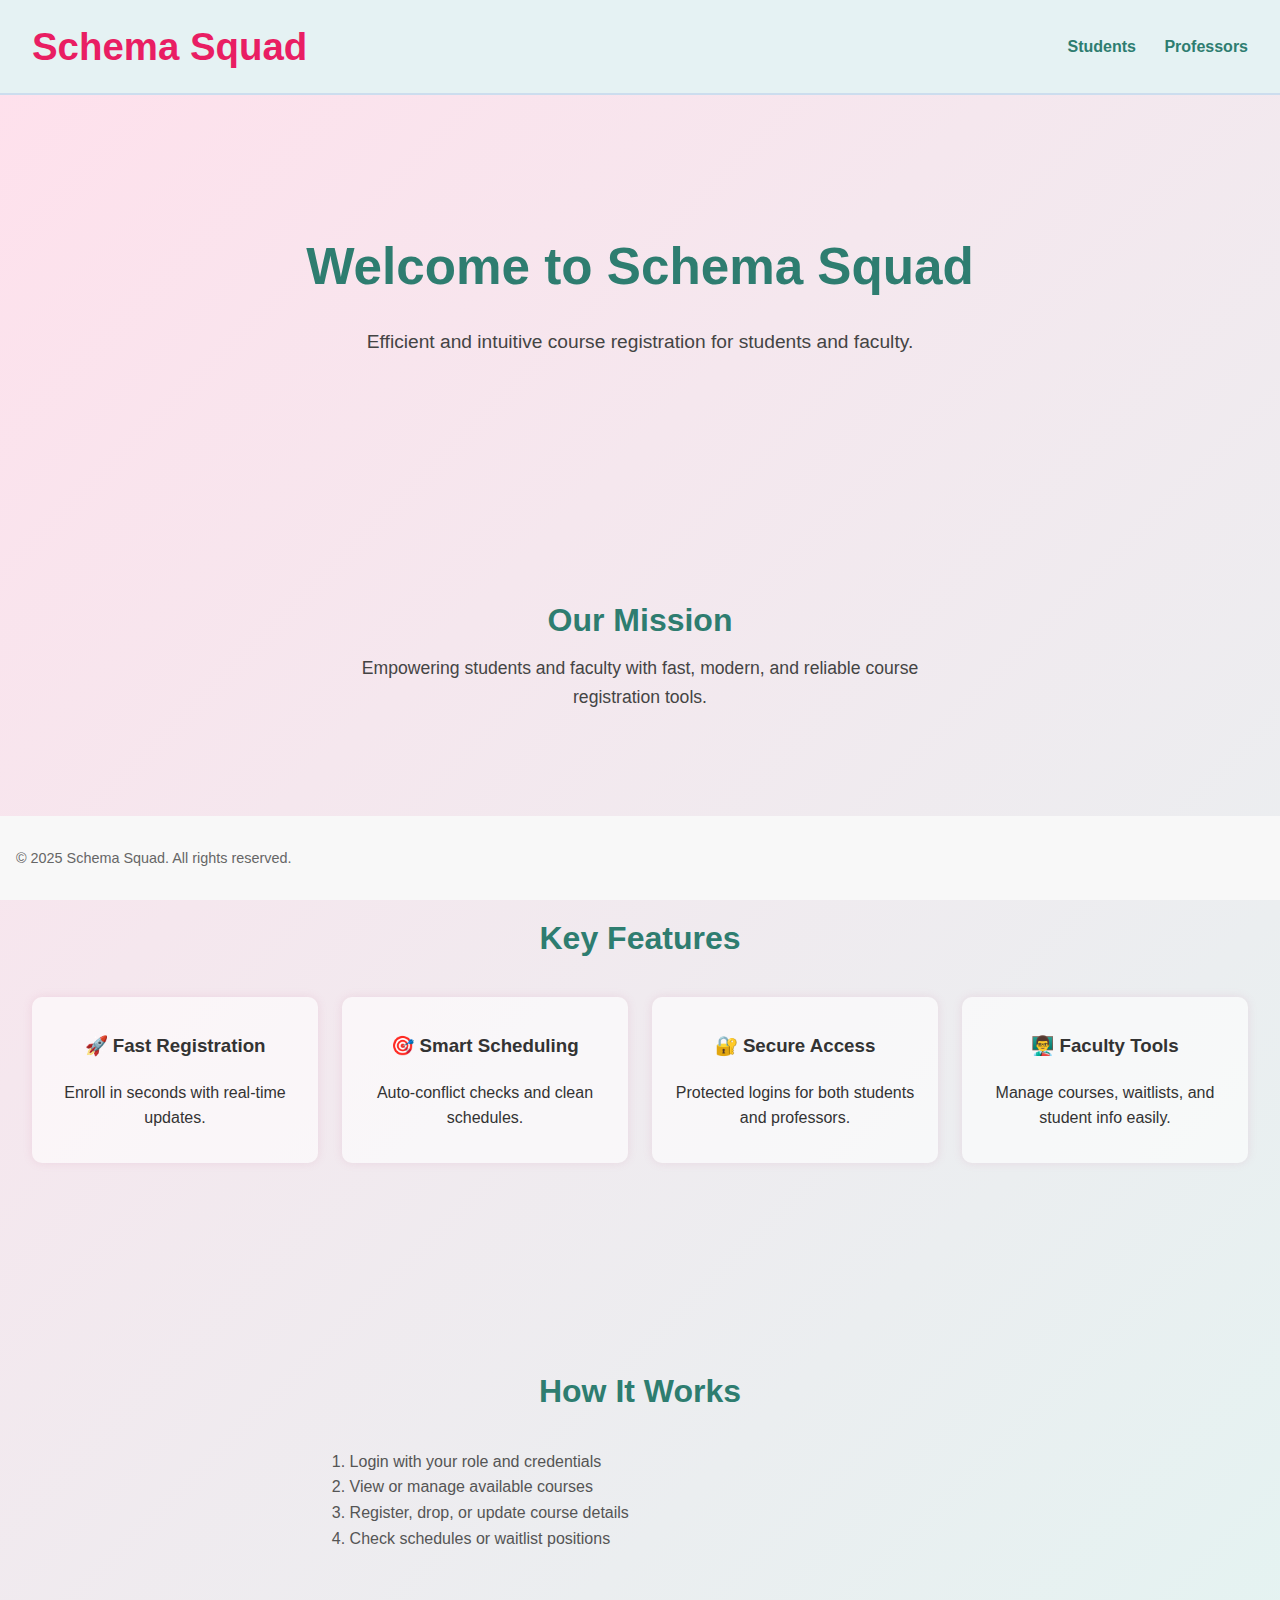
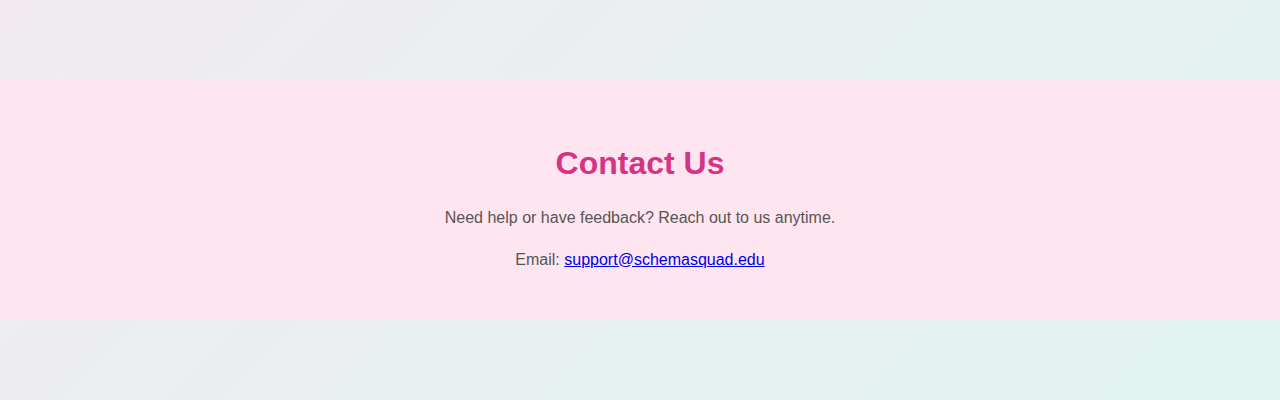
<file: index.html>
<!DOCTYPE html>
<html lang="en">
<head>
  <meta charset="UTF-8" />
  <title>Schema Squad</title>
  <link rel="stylesheet" href="style.css" />
</head>
<body>
  <header class="header">
    <div class="logo">Schema Squad</div>
    <nav class="nav">
      <a href="#" onclick="preselectRole('Student')">Students</a>
      <a href="#" onclick="preselectRole('Professor')">Professors</a>
    </nav>
  </header>

  <main class="main animated">
    <h1>Welcome to Schema Squad</h1>
    <p>Efficient and intuitive course registration for students and faculty.</p>
  </main>

  <!-- Login Modal -->
  <div class="modal" id="loginModal" style="display:none;">
    <div class="modal-content">
      <span class="close" onclick="closeLogin()">&times;</span>
      <h2>Login</h2>
      <input type="text" placeholder="Username or Email" id="loginEmail" />
      <input type="password" placeholder="Password" id="loginPass" />
      <div class="role-select">
        <label><input type="radio" name="role" value="Student" /> Student</label>
        <label><input type="radio" name="role" value="Professor" /> Professor</label>
      </div>
      <button onclick="submitLogin()">Login</button>
    </div>
  </div>

  
  <section class="mission">
    <h2>Our Mission</h2>
    <p>Empowering students and faculty with fast, modern, and reliable course registration tools.</p>
  </section>

  <section class="features">
    <h2>Key Features</h2>
    <div class="features-grid">
      <div class="feature-card">
        <h3>🚀 Fast Registration</h3>
        <p>Enroll in seconds with real-time updates.</p>
      </div>
      <div class="feature-card">
        <h3>🎯 Smart Scheduling</h3>
        <p>Auto-conflict checks and clean schedules.</p>
      </div>
      <div class="feature-card">
        <h3>🔐 Secure Access</h3>
        <p>Protected logins for both students and professors.</p>
      </div>
      <div class="feature-card">
        <h3>👨‍🏫 Faculty Tools</h3>
        <p>Manage courses, waitlists, and student info easily.</p>
      </div>
    </div>
  </section>

  <section class="how-it-works">
    <h2>How It Works</h2>
    <ol>
      <li>Login with your role and credentials</li>
      <li>View or manage available courses</li>
      <li>Register, drop, or update course details</li>
      <li>Check schedules or waitlist positions</li>
    </ol>
  </section>

  
  <section class="contact">
    <h2>Contact Us</h2>
    <p>Need help or have feedback? Reach out to us anytime.</p>
    <p>Email: <a href="mailto:support@schemasquad.edu">support@schemasquad.edu</a></p>
  </section>

  <footer class="footer">
    <p>&copy; 2025 Schema Squad. All rights reserved.</p>
  </footer>

    <script>
      function preselectRole(role) {
        document.getElementById("loginModal").style.display = "block";
        document.querySelectorAll('input[name="role"]').forEach(r => {
          r.checked = r.value === role;
        });
      }
      function closeLogin() {
        document.getElementById("loginModal").style.display = "none";
      }
    </script>
    
<script>
function closeLogin() {
  document.getElementById("loginModal").style.display = "none";
}
function submitLogin() {
  const email = document.getElementById("loginEmail").value;
  const pass = document.getElementById("loginPass").value;
  const role = document.querySelector('input[name="role"]:checked')?.value;

  if (email === "123" && pass === "123") {
    if (role === "Student") {
      window.location.href = "student.html";
    } else if (role === "Professor") {
      window.location.href = "professor.html";
    } else {
      alert("Please select a role.");
    }
  } else {
    alert("Invalid credentials. Use 123 for both username and password.");
  }
}
</script>
</body>
</html>
</file>
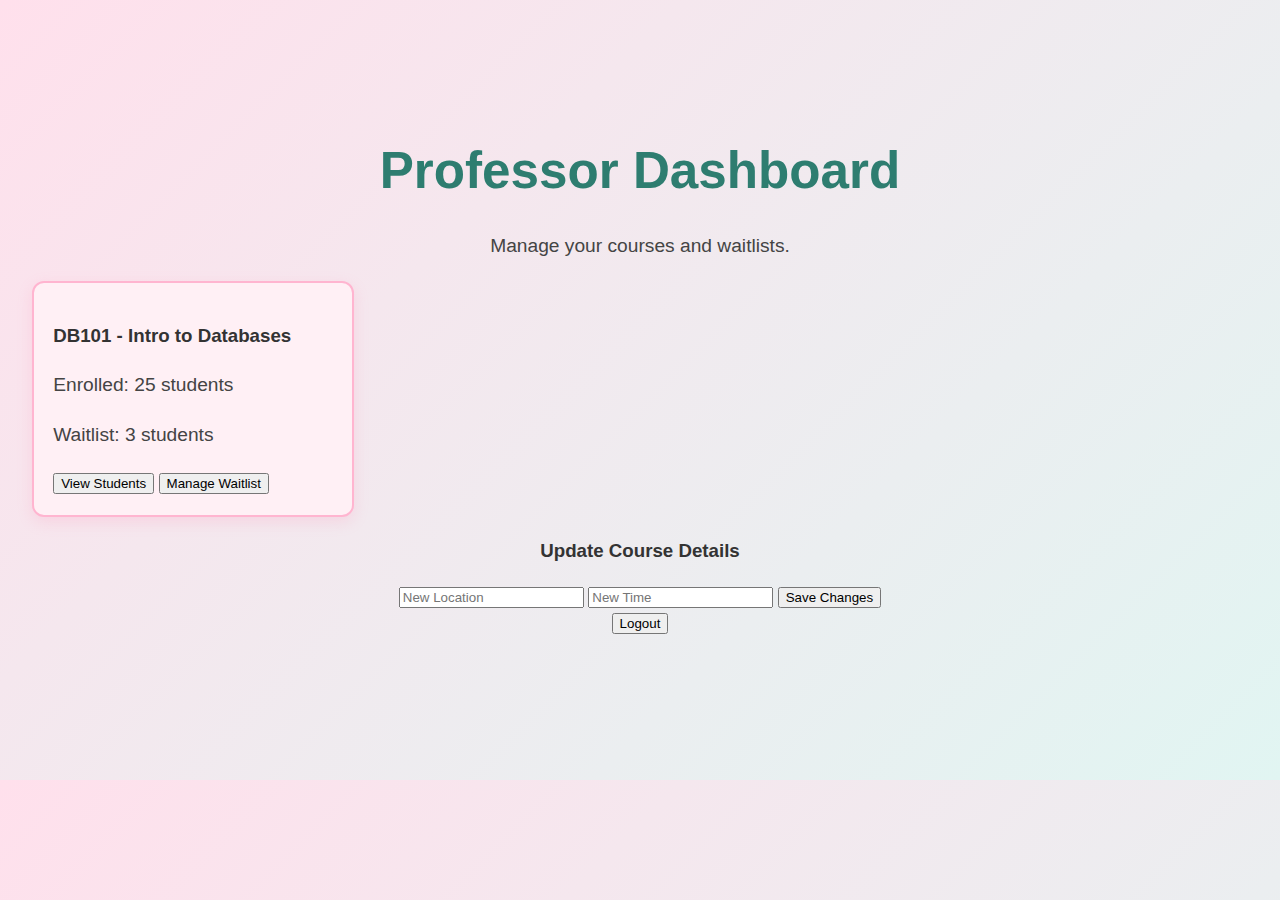
<file: professor.html>
<!DOCTYPE html>
<html lang="en">
<head>
  <meta charset="UTF-8" />
  <meta name="viewport" content="width=device-width, initial-scale=1.0" />
  <title>Professor Dashboard | SchemaSquad</title>
  <link rel="stylesheet" href="style.css" />
</head>
<body onload="requireRole('Professor')">
  <main class="main">
    <h1>Professor Dashboard</h1>
    <p>Manage your courses and waitlists.</p>
    <div class="course-card">
      <h3>DB101 - Intro to Databases</h3>
      <p>Enrolled: 25 students</p>
      <p>Waitlist: 3 students</p>
      <button>View Students</button>
      <button>Manage Waitlist</button>
    </div>
    <div class="course-edit-form">
      <h3>Update Course Details</h3>
      <input type="text" placeholder="New Location" />
      <input type="text" placeholder="New Time" />
      <button>Save Changes</button>
    </div>
    <button onclick="logout()">Logout</button>
  </main>
  <script src="script.js"></script>
</body>
</html>
</file>
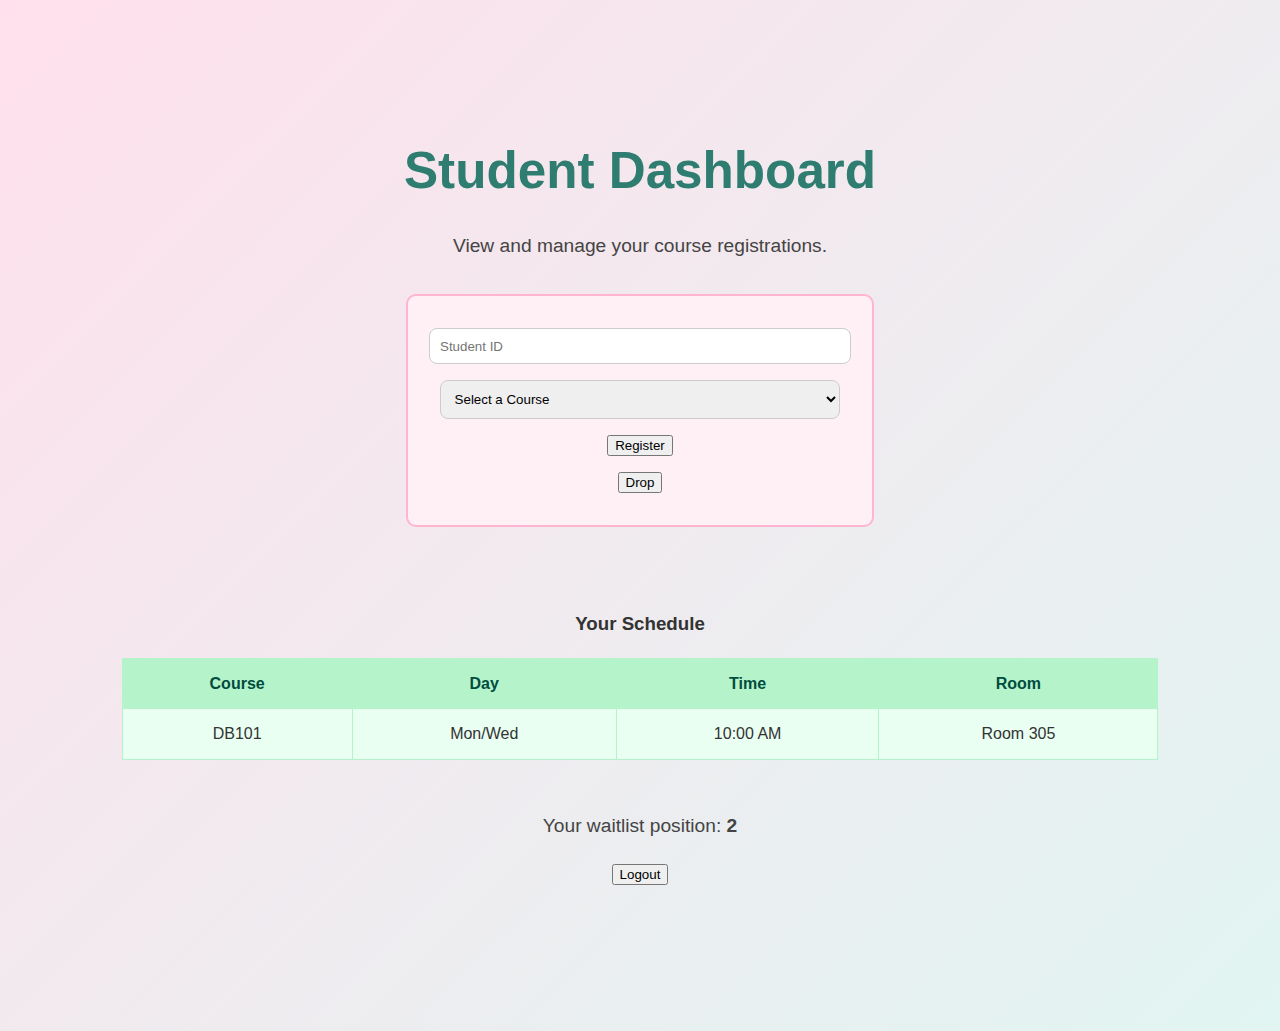
<file: student.html>
<!DOCTYPE html>
<html lang="en">
<head>
  <meta charset="UTF-8" />
  <meta name="viewport" content="width=device-width, initial-scale=1.0" />
  <title>Student Dashboard | SchemaSquad</title>
  <link rel="stylesheet" href="style.css" />
</head>
<body onload="requireRole('Student')">
  <main class="main">
    <h1>Student Dashboard</h1>
    <p>View and manage your course registrations.</p>
    <div class="enroll-form">
      <input type="text" placeholder="Student ID" />
      <select>
        <option>Select a Course</option>
        <option>DB101</option>
        <option>CS201</option>
      </select>
      <button>Register</button>
      <button>Drop</button>
    </div>
    <div class="schedule-table">
      <h3>Your Schedule</h3>
      <table>
        <thead>
          <tr>
            <th>Course</th>
            <th>Day</th>
            <th>Time</th>
            <th>Room</th>
          </tr>
        </thead>
        <tbody>
          <tr>
            <td>DB101</td>
            <td>Mon/Wed</td>
            <td>10:00 AM</td>
            <td>Room 305</td>
          </tr>
        </tbody>
      </table>
    </div>
    <p>Your waitlist position: <strong>2</strong></p>
    <button onclick="logout()">Logout</button>
  </main>
  <script src="script.js"></script>
</body>
</html>
</file>
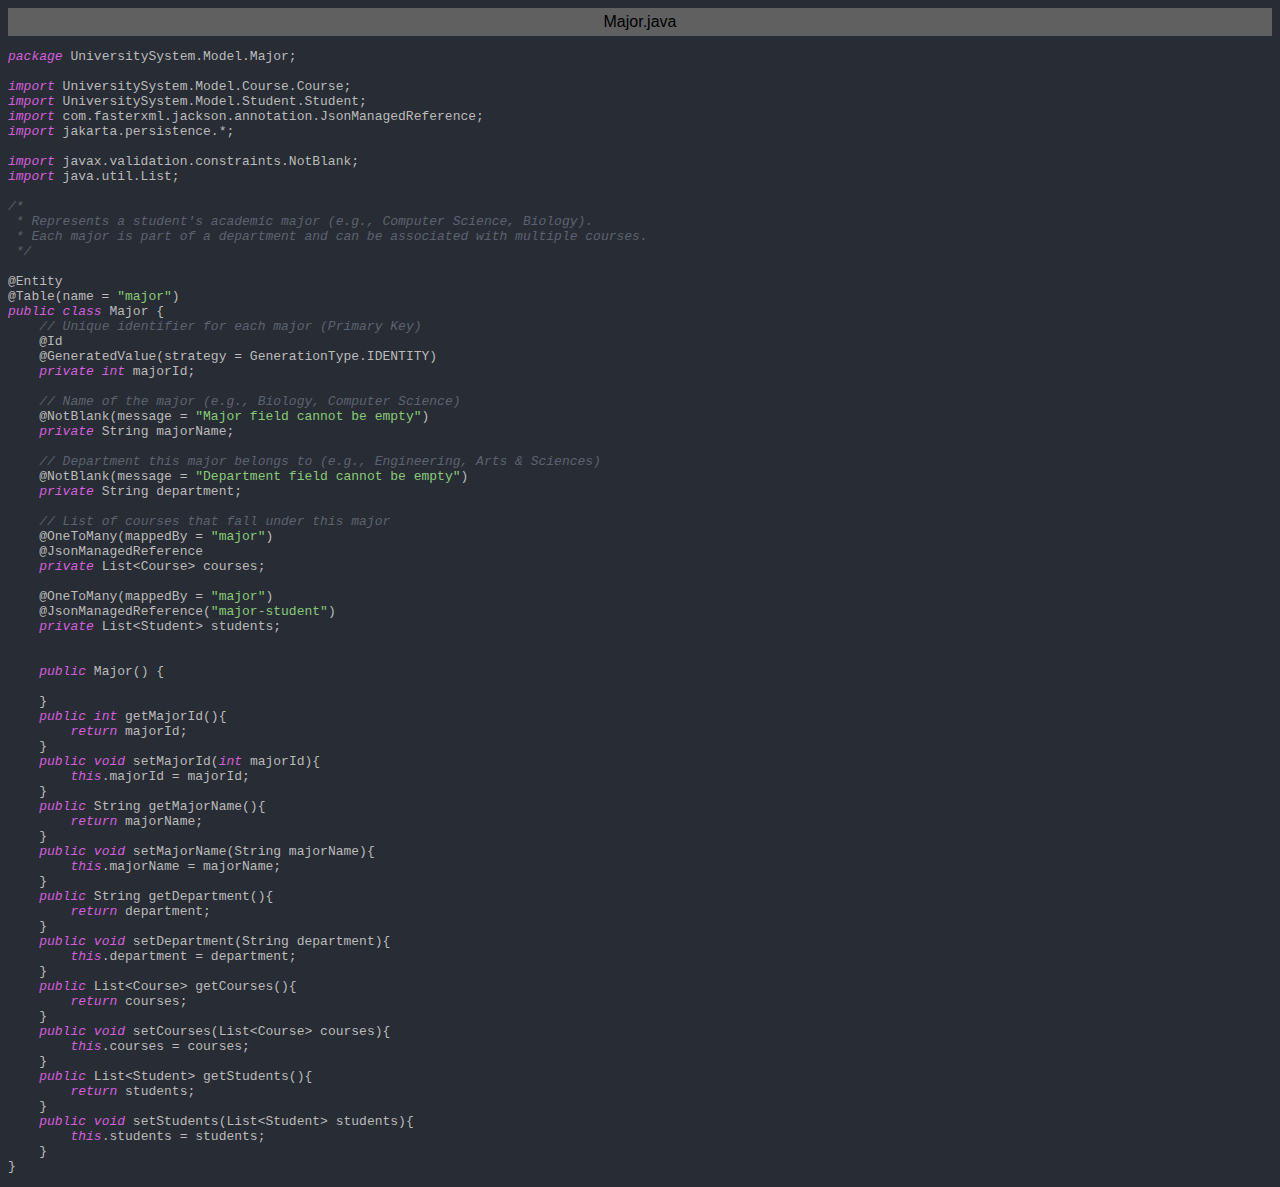
<file: exportToHTML/UniversitySystem/Model/Major/Major.java.html>
<html>
<head>
<title>Major.java</title>
<meta http-equiv="Content-Type" content="text/html; charset=utf-8">
<style type="text/css">
.s0 { color: #d55fde; font-style: italic;}
.s1 { color: #bbbbbb;}
.s2 { color: #5c6370; font-style: italic;}
.s3 { color: #89ca78;}
</style>
</head>
<body bgcolor="#282c34">
<table CELLSPACING=0 CELLPADDING=5 COLS=1 WIDTH="100%" BGCOLOR="#606060" >
<tr><td><center>
<font face="Arial, Helvetica" color="#000000">
Major.java</font>
</center></td></tr></table>
<pre><span class="s0">package </span><span class="s1">UniversitySystem.Model.Major;</span>

<span class="s0">import </span><span class="s1">UniversitySystem.Model.Course.Course;</span>
<span class="s0">import </span><span class="s1">UniversitySystem.Model.Student.Student;</span>
<span class="s0">import </span><span class="s1">com.fasterxml.jackson.annotation.JsonManagedReference;</span>
<span class="s0">import </span><span class="s1">jakarta.persistence.*;</span>

<span class="s0">import </span><span class="s1">javax.validation.constraints.NotBlank;</span>
<span class="s0">import </span><span class="s1">java.util.List;</span>

<span class="s2">/* 
 * Represents a student's academic major (e.g., Computer Science, Biology). 
 * Each major is part of a department and can be associated with multiple courses. 
 */</span>

<span class="s1">@Entity</span>
<span class="s1">@Table(name = </span><span class="s3">&quot;major&quot;</span><span class="s1">)</span>
<span class="s0">public class </span><span class="s1">Major {</span>
    <span class="s2">// Unique identifier for each major (Primary Key)</span>
    <span class="s1">@Id</span>
    <span class="s1">@GeneratedValue(strategy = GenerationType.IDENTITY)</span>
    <span class="s0">private int </span><span class="s1">majorId;</span>

    <span class="s2">// Name of the major (e.g., Biology, Computer Science)</span>
    <span class="s1">@NotBlank(message = </span><span class="s3">&quot;Major field cannot be empty&quot;</span><span class="s1">)</span>
    <span class="s0">private </span><span class="s1">String majorName;</span>

    <span class="s2">// Department this major belongs to (e.g., Engineering, Arts &amp; Sciences)</span>
    <span class="s1">@NotBlank(message = </span><span class="s3">&quot;Department field cannot be empty&quot;</span><span class="s1">)</span>
    <span class="s0">private </span><span class="s1">String department;</span>

    <span class="s2">// List of courses that fall under this major</span>
    <span class="s1">@OneToMany(mappedBy = </span><span class="s3">&quot;major&quot;</span><span class="s1">)</span>
    <span class="s1">@JsonManagedReference</span>
    <span class="s0">private </span><span class="s1">List&lt;Course&gt; courses;</span>

    <span class="s1">@OneToMany(mappedBy = </span><span class="s3">&quot;major&quot;</span><span class="s1">)</span>
    <span class="s1">@JsonManagedReference(</span><span class="s3">&quot;major-student&quot;</span><span class="s1">)</span>
    <span class="s0">private </span><span class="s1">List&lt;Student&gt; students;</span>


    <span class="s0">public </span><span class="s1">Major() {</span>

    <span class="s1">}</span>
    <span class="s0">public int </span><span class="s1">getMajorId(){</span>
        <span class="s0">return </span><span class="s1">majorId;</span>
    <span class="s1">}</span>
    <span class="s0">public void </span><span class="s1">setMajorId(</span><span class="s0">int </span><span class="s1">majorId){</span>
        <span class="s0">this</span><span class="s1">.majorId = majorId;</span>
    <span class="s1">}</span>
    <span class="s0">public </span><span class="s1">String getMajorName(){</span>
        <span class="s0">return </span><span class="s1">majorName;</span>
    <span class="s1">}</span>
    <span class="s0">public void </span><span class="s1">setMajorName(String majorName){</span>
        <span class="s0">this</span><span class="s1">.majorName = majorName;</span>
    <span class="s1">}</span>
    <span class="s0">public </span><span class="s1">String getDepartment(){</span>
        <span class="s0">return </span><span class="s1">department;</span>
    <span class="s1">}</span>
    <span class="s0">public void </span><span class="s1">setDepartment(String department){</span>
        <span class="s0">this</span><span class="s1">.department = department;</span>
    <span class="s1">}</span>
    <span class="s0">public </span><span class="s1">List&lt;Course&gt; getCourses(){</span>
        <span class="s0">return </span><span class="s1">courses;</span>
    <span class="s1">}</span>
    <span class="s0">public void </span><span class="s1">setCourses(List&lt;Course&gt; courses){</span>
        <span class="s0">this</span><span class="s1">.courses = courses;</span>
    <span class="s1">}</span>
    <span class="s0">public </span><span class="s1">List&lt;Student&gt; getStudents(){</span>
        <span class="s0">return </span><span class="s1">students;</span>
    <span class="s1">}</span>
    <span class="s0">public void </span><span class="s1">setStudents(List&lt;Student&gt; students){</span>
        <span class="s0">this</span><span class="s1">.students = students;</span>
    <span class="s1">}</span>
<span class="s1">}</span>
</pre>
</body>
</html>
</file>
<file: style.css>
body {
  margin: 0;
  font-family: 'Segoe UI', Tahoma, Geneva, Verdana, sans-serif;
  background-color: #fefefe;
  color: #222;
  line-height: 1.6;
  transition: background-color 0.3s ease;
}

.navbar {
  background: #ff89b0;
  padding: 1rem 2rem;
  display: flex;
  gap: 2rem;
  justify-content: center;
  border-bottom: 2px solid #ffb5d0;
  box-shadow: 0 4px 10px rgba(0, 0, 0, 0.05);
}

.navbar a {
  text-decoration: none;
  color: #fff;
  font-weight: bold;
  font-size: 1.1rem;
  transition: color 0.3s ease;
}

.navbar a:hover {
  color: #004c3f;
}

.header {
  background-color: #9a031e;
  color: white;
  display: flex;
  justify-content: space-between;
  padding: 1rem 2rem;
  align-items: center;
}

.logo {
  font-size: 1.75rem;
  font-weight: bold;
  color: #fff;
}

.actions button,
.login-btn {
  margin-left: 1rem;
  padding: 0.6rem 1.2rem;
  font-weight: bold;
  border: none;
  cursor: pointer;
  background-color: #b5f4cb;
  color: #004c3f;
  border-radius: 30px;
  font-size: 1rem;
  transition: transform 0.2s ease;
}

.actions button:hover,
.login-btn:hover {
  transform: scale(1.05);
}

.cart-btn {
  background: none;
  font-size: 1.5rem;
}

.main {
  text-align: center;
  margin-top: 2rem;
  padding-bottom: 5rem;
  animation: fadeIn 1s ease-in;
}

.main h1 {
  font-size: 3.5rem;
  margin-bottom: 0.5rem;
  color: #ff5a7a;
}

.course-grid {
  display: flex;
  flex-wrap: wrap;
  gap: 2rem;
  padding: 2rem;
  justify-content: center;
}

.course-card {
  background: #fff0f5;
  padding: 1.2rem;
  border: 2px solid #ffb5d0;
  border-radius: 12px;
  width: 280px;
  text-align: left;
  box-shadow: 0 5px 15px rgba(255, 137, 176, 0.2);
  transition: transform 0.3s ease;
}

.course-card:hover {
  transform: translateY(-5px);
}

.schedule-table {
  margin-top: 2rem;
  padding: 2rem;
}

.schedule-table table {
  margin: 0 auto;
  border-collapse: collapse;
  width: 90%;
  background: #e9fff2;
  border: 1px solid #b5f4cb;
}

.schedule-table th,
.schedule-table td {
  border: 1px solid #b5f4cb;
  padding: 0.75rem 1rem;
  text-align: center;
}

.schedule-table th {
  background-color: #b5f4cb;
  color: #004c3f;
}

.enroll-form {
  margin-top: 2rem;
  padding: 2rem;
  display: flex;
  flex-direction: column;
  align-items: center;
  gap: 1rem;
  background: #fff0f5;
  max-width: 400px;
  margin-inline: auto;
  border-radius: 10px;
  border: 2px solid #ffb5d0;
}

.enroll-form input,
.enroll-form select {
  padding: 0.6rem;
  width: 100%;
  border-radius: 8px;
  border: 1px solid #ccc;
}

.professor-section {
  margin-top: 2rem;
  padding: 2rem;
  background: #e9fff2;
  border-radius: 10px;
  max-width: 800px;
  margin-inline: auto;
}

.footer {
  background-color: #004c3f;
  color: white;
  display: flex;
  justify-content: space-between;
  padding: 1rem 2rem;
  font-size: 0.9rem;
  position: absolute;
  bottom: 0;
  width: 100%;
}

.footer a {
  color: white;
  margin-left: 1rem;
  text-decoration: none;
}

.modal {
  display: none;
  position: fixed;
  z-index: 10;
  left: 0;
  top: 0;
  width: 100%;
  height: 100%;
  overflow: auto;
  background-color: rgba(0, 0, 0, 0.5);
  animation: fadeIn 0.5s ease-in-out;
}

.modal-content {
  background-color: #fff;
  margin: 10% auto;
  padding: 2rem;
  border: 1px solid #888;
  width: 300px;
  position: relative;
  border-radius: 12px;
  box-shadow: 0 5px 20px rgba(0, 0, 0, 0.2);
}

.modal-content input,
.modal-content button {
  width: 100%;
  padding: 0.6rem;
  margin: 0.5rem 0;
  border-radius: 8px;
  border: 1px solid #ccc;
}

.modal-content button {
  background-color: #ff89b0;
  color: white;
  border: none;
  font-weight: bold;
}

.or {
  text-align: center;
  margin-top: 1rem;
}

.oauth {
  display: flex;
  justify-content: center;
  gap: 1rem;
}

.close {
  position: absolute;
  right: 10px;
  top: 10px;
  font-size: 1.2rem;
  cursor: pointer;
}

@keyframes fadeIn {
  from { opacity: 0; }
  to { opacity: 1; }
}

@media (max-width: 600px) {
  .navbar,
  .footer,
  .header {
    flex-direction: column;
    text-align: center;
  }

  .course-grid,
  .schedule-table,
  .professor-section,
  .enroll-form {
    padding: 1rem;
  }

  .course-card,
  .modal-content {
    width: 90%;
  }
}


body {
  background: linear-gradient(135deg, #ffe0ec, #f9f0ff);
  font-family: 'Segoe UI', sans-serif;
  margin: 0;
  padding: 0;
  color: #333;
}

.header {
  background-color: #e5f2f3;
  display: flex;
  justify-content: space-between;
  align-items: center;
  padding: 1rem 2rem;
  border-bottom: 2px solid #cde;
}

.logo {
  font-size: 1.8rem;
  font-weight: bold;
  color: #d36ba4;
}

.nav a {
  margin-left: 1.5rem;
  text-decoration: none;
  font-weight: bold;
  color: #48b5a3;
  transition: color 0.3s ease;
}

.nav a:hover {
  color: #d36ba4;
}

.main {
  padding: 4rem 2rem;
  text-align: center;
}

.main h1 {
  font-size: 3rem;
  color: #48b5a3;
}

.main p {
  font-size: 1.2rem;
  color: #666;
}

.footer {
  background-color: #e5f2f3;
  text-align: center;
  padding: 1rem;
  font-size: 0.9rem;
  color: #888;
  margin-top: 4rem;
}

.animated {
  animation: fadeIn 1s ease-in-out;
}

@keyframes fadeIn {
  from { opacity: 0; transform: translateY(10px); }
  to { opacity: 1; transform: translateY(0); }
}


/* Fun Pink Theme Enhancements */
body {
  color: #4a2c2a;
}

.logo {
  color: #ff4da6;
  font-size: 2.2rem;
  text-shadow: 1px 1px #fff0f5;
}

.nav a {
  color: #ff69b4;
}

.nav a:hover {
  color: #f06292;
  text-decoration: underline;
}

.main h1 {
  font-size: 3.5rem;
  color: #ff69b4;
  animation: bounce 1s infinite alternate;
}

.main p {
  font-size: 1.3rem;
  color: #80475e;
  font-weight: 500;
}

.footer {
  color: #c57294;
}

@keyframes bounce {
  from { transform: translateY(0); }
  to { transform: translateY(-5px); }
}


/* Balanced Pink Theme with Professional Polish */
body {
  background: linear-gradient(135deg, #ffe0ec, #e1f5f2);
  color: #333;
}

.logo {
  color: #e91e63;
  font-size: 2.4rem;
  font-weight: bold;
  text-shadow: none;
}

.nav a {
  color: #2e7d70;
  font-weight: 600;
}

.nav a:hover {
  color: #e91e63;
  text-decoration: none;
  transition: all 0.3s ease;
}

.main h1 {
  font-size: 3.2rem;
  color: #2e7d70;
  animation: fadeInSlide 1s ease-out;
}

.main p {
  font-size: 1.2rem;
  color: #444;
  font-weight: 400;
}

.footer {
  background-color: #f8f8f8;
  color: #666;
  font-size: 0.9rem;
}

@keyframes fadeInSlide {
  from {
    opacity: 0;
    transform: translateY(15px);
  }
  to {
    opacity: 1;
    transform: translateY(0);
  }
}


section {
  padding: 3rem 2rem;
  text-align: center;
}

.mission h2,
.features h2,
.how-it-works h2 {
  font-size: 2rem;
  color: #2e7d70;
  margin-bottom: 0.5rem;
}

.mission p {
  font-size: 1.1rem;
  color: #444;
  max-width: 600px;
  margin: 0 auto;
}

.features-grid {
  display: grid;
  grid-template-columns: repeat(auto-fit, minmax(230px, 1fr));
  gap: 1.5rem;
  margin-top: 2rem;
}

.feature-card {
  background-color: rgba(255, 255, 255, 0.6);
  border-radius: 10px;
  padding: 1rem;
  box-shadow: 0 0 10px rgba(200, 100, 150, 0.15);
  transition: transform 0.3s ease;
}

.feature-card:hover {
  transform: translateY(-5px);
}

.how-it-works ol {
  list-style: decimal;
  text-align: left;
  max-width: 600px;
  margin: 2rem auto 0;
  color: #555;
  padding-left: 1.2rem;
}


.contact {
  background-color: #ffe5f0;
  padding: 2rem;
  text-align: center;
}

.contact h2 {
  color: #d63384;
  font-size: 2rem;
  margin-bottom: 0.5rem;
}

.contact p {
  font-size: 1rem;
  color: #555;
}


.features {
  margin-bottom: 4rem;
}


main, .features, .how-it-works, .mission, .contact {
  margin-bottom: 5rem;
}

.modal {
  display: none;
  position: fixed;
  z-index: 1000;
  left: 0;
  top: 0;
  width: 100%;
  height: 100%;
  overflow: auto;
  background-color: rgba(0,0,0,0.4);
}

.modal-content {
  background-color: #fff;
  margin: 10% auto;
  padding: 2rem;
  border: 1px solid #888;
  width: 80%;
  max-width: 400px;
  border-radius: 10px;
}
</file>
